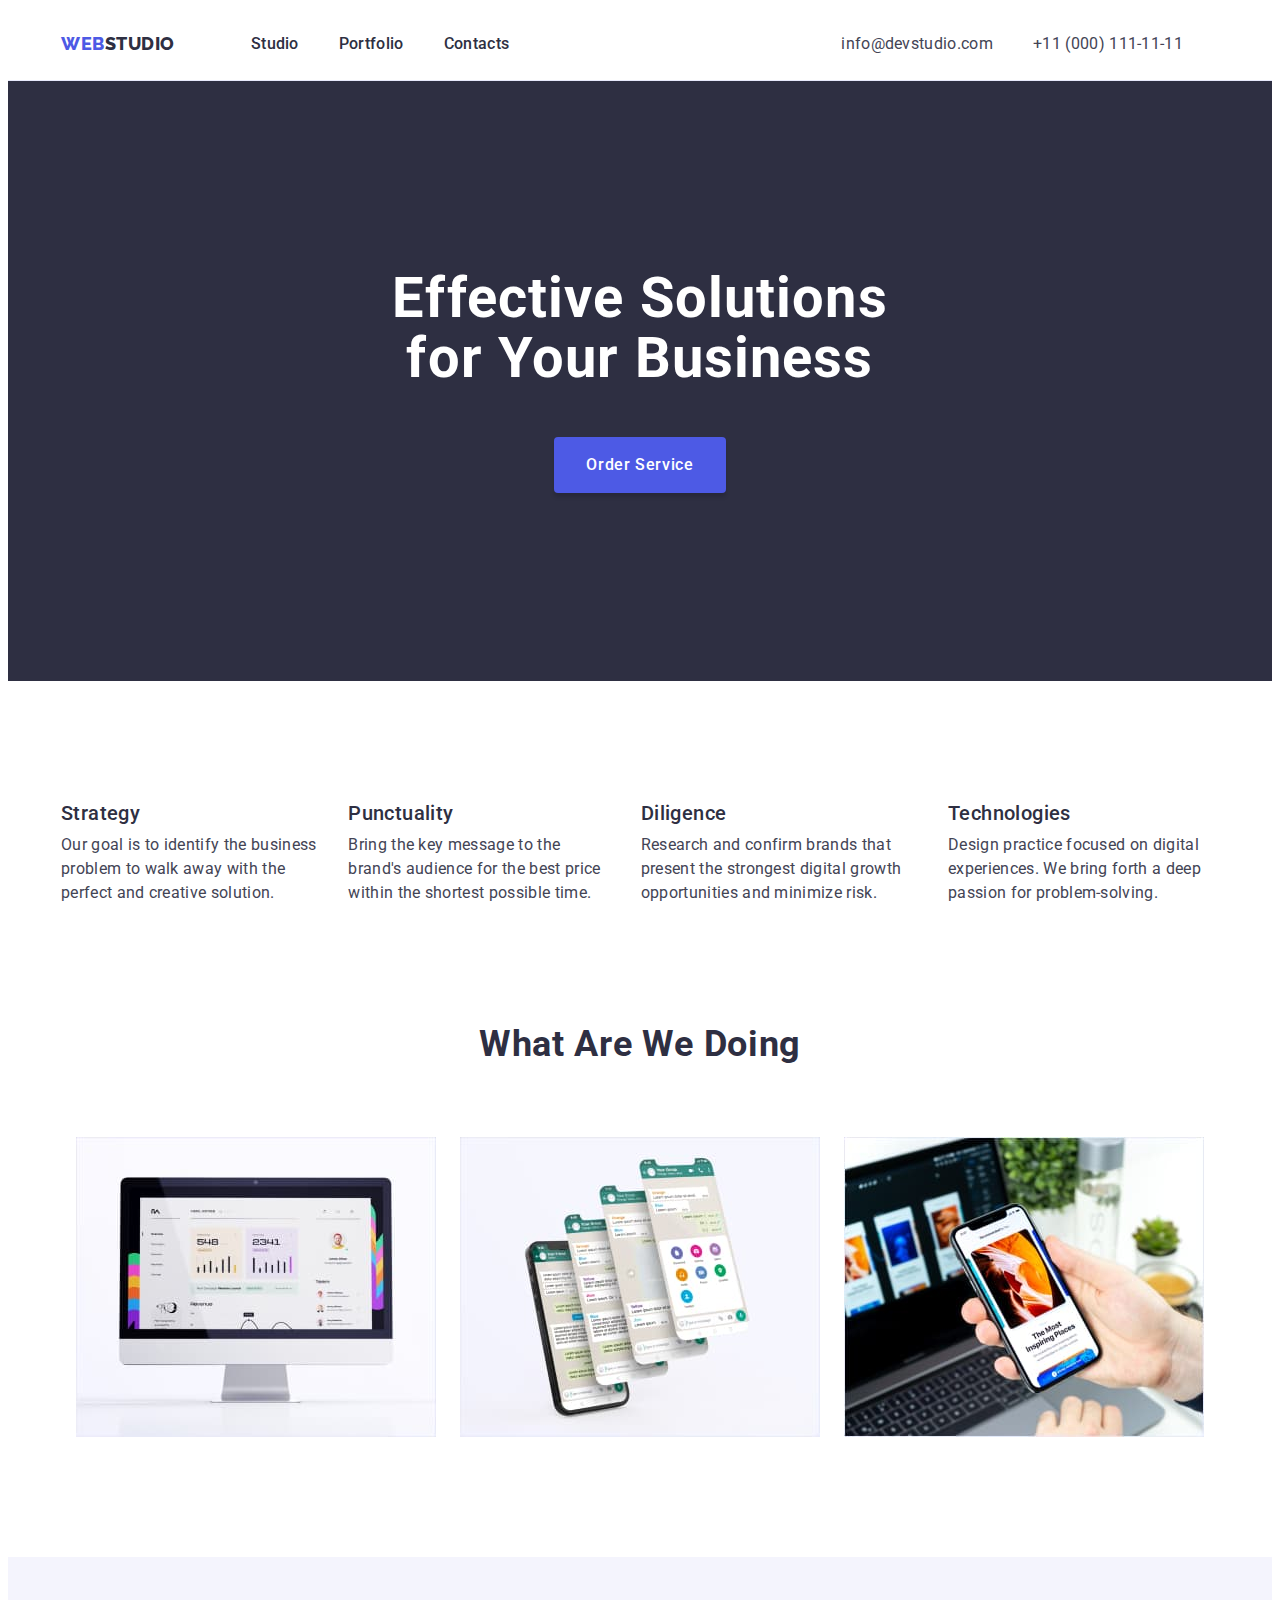
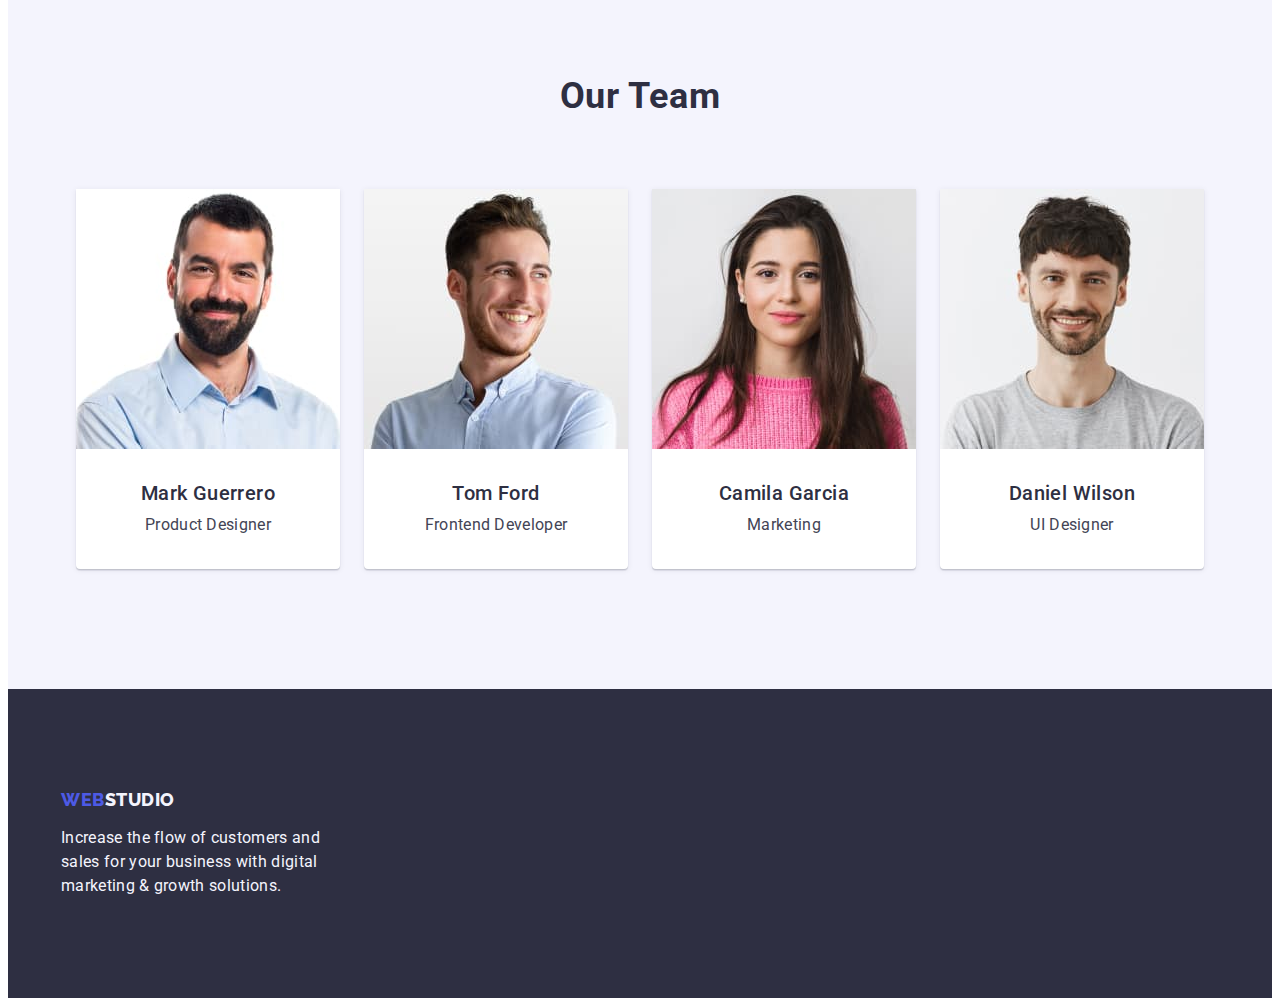
<file: index.html>
<!DOCTYPE html>
<html lang="en">
  <head>
    <meta charset="UTF-8" />
    <meta http-equiv="X-UA-Compatible" content="IE=edge" />
    <meta name="viewport" content="width=device-width, initial-scale=1.0" />
    <title>Студія</title>

    <link
      rel="stylesheet"
      href="https://cdnjs.cloudflare.com/ajax/libs/modern-normalize/2.0.0/modern-normalize.min.css"
      integrity="sha512-4xo8blKMVCiXpTaLzQSLSw3KFOVPWhm/TRtuPVc4WG6kUgjH6J03IBuG7JZPkcWMxJ5huwaBpOpnwYElP/m6wg=="
      crossorigin="anonymous"
      referrerpolicy="no-referrer"
    />
    <link rel="stylesheet" href="./css/styles.css" />
    <link rel="preconnect" href="https://fonts.googleapis.com" />
    <link rel="preconnect" href="https://fonts.gstatic.com" crossorigin />
    <link
      href="https://fonts.googleapis.com/css2?family=Raleway:wght@800&family=Roboto:wght@400;500;700;900&display=swap"
      rel="stylesheet"
    />
  </head>
  <body>
    <!-- Header -->
    <header class="header">
      <div class="head container">
        <nav class="navigation">
          <!-- LOGO -->
          <a href="./index.html" class="link logo"
            >Web<span class="link logo-part">Studio</span></a
          >
          <!-- Navigation links -->
          <ul class="list list-nav">
            <li><a href="./index.html" class="link nav-site">Studio</a></li>
            <li>
              <a href="./portfolio.html" class="link nav-site">Portfolio</a>
            </li>
            <li><a href="" class="link nav-site">Contacts</a></li>
          </ul>
        </nav>
        <!-- Contacts mail and phone -->
        <address class="contacts">
          <ul class="list list-contacts">
            <li>
              <a href="mailto:info@devstudio.com" class="link contact"
                >info@devstudio.com</a
              >
            </li>
            <li>
              <a href="tel:+110001111111" class="link contact"
                >+11 (000) 111-11-11</a
              >
            </li>
          </ul>
        </address>
      </div>
    </header>
    <main>
      <!-- HERO -->
      <section class="hero section">
        <div class="container hero-container">
          <h1 class="hero-titel">Effective Solutions for Your Business</h1>
          <button type="button" class="hero-btn">Order Service</button>
        </div>
      </section>
      <section class="section second-section">
        <div class="container">
          <!-- Features -->
          <h2 class="visually-hidden">Features</h2>
          <ul class="list list-features">
            <li class="features">
              <h3 class="title-features">Strategy</h3>
              <p class="features-descr">
                Our goal is to identify the business problem to walk away with
                the perfect and creative solution.
              </p>
            </li>
            <li class="features">
              <h3 class="title-features">Punctuality</h3>
              <p class="features-descr">
                Bring the key message to the brand's audience for the best price
                within the shortest possible time.
              </p>
            </li>
            <li class="features">
              <h3 class="title-features">Diligence</h3>
              <p class="features-descr">
                Research and confirm brands that present the strongest digital
                growth opportunities and minimize risk.
              </p>
            </li>
            <li class="features">
              <h3 class="title-features">Technologies</h3>
              <p class="features-descr">
                Design practice focused on digital experiences. We bring forth a
                deep passion for problem-solving.
              </p>
            </li>
          </ul>
        </div>
      </section>
      <section class="section third-section">
        <div class="container">
          <!-- What are we doing -->
          <h2 class="titel-section">What are we doing</h2>
          <ul class="list do-examples">
            <li class="exampel">
              <img
                src="./images/img1.jpg"
                alt="computer with open designed app"
                width="360"
              />
            </li>
            <li class="exampel">
              <img
                src="./images/img2.jpg"
                alt="opened app on the phon and layers of it"
                width="360"
              />
            </li>
            <li class="exampel">
              <img
                src="./images/img3.jpg"
                alt="mobile with open designed app"
                width="360"
              />
            </li>
          </ul>
        </div>
      </section>
      <section class="our-team section">
        <div class="container">
          <!-- Our Team -->
          <h2 class="titel-section">Our Team</h2>
          <ul class="list team">
            <li class="team-members">
              <img
                src="./images/img4.jpg"
                alt="photo of Product Designer"
                width="264"
              />
              <div class="container-card">
                <h3 class="name-employee">Mark Guerrero</h3>
                <p class="employee-desc">Product Designer</p>
              </div>
            </li>
            <li class="team-members">
              <img
                src="./images/img5.jpg"
                alt="photo of Frontend Developer"
                width="264"
              />
              <div class="container-card">
                <h3 class="name-employee">Tom Ford</h3>
                <p class="employee-desc">Frontend Developer</p>
              </div>
            </li>
            <li class="team-members">
              <img
                src="./images/img6.jpg"
                alt="photo of employee of Marketing"
                width="264"
              />
              <div class="container-card">
                <h3 class="name-employee">Camila Garcia</h3>
                <p class="employee-desc">Marketing</p>
              </div>
            </li>
            <li class="team-members">
              <img
                src="./images/img7.jpg"
                alt="foto of UI Designer"
                width="264"
              />
              <div class="container-card">
                <h3 class="name-employee">Daniel Wilson</h3>
                <p class="employee-desc">UI Designer</p>
              </div>
            </li>
          </ul>
        </div>
      </section>
    </main>
    <!-- footer -->
    <footer class="footer">
      <div class="container">
        <a href="./index.html" class="logo-footer link"
          >Web<span class="link logo-footer-part">Studio</span></a
        >
        <p class="footer-slogan">
          Increase the flow of customers and sales for your business with
          digital marketing & growth solutions.
        </p>
      </div>
    </footer>
  </body>
</html>
</file>
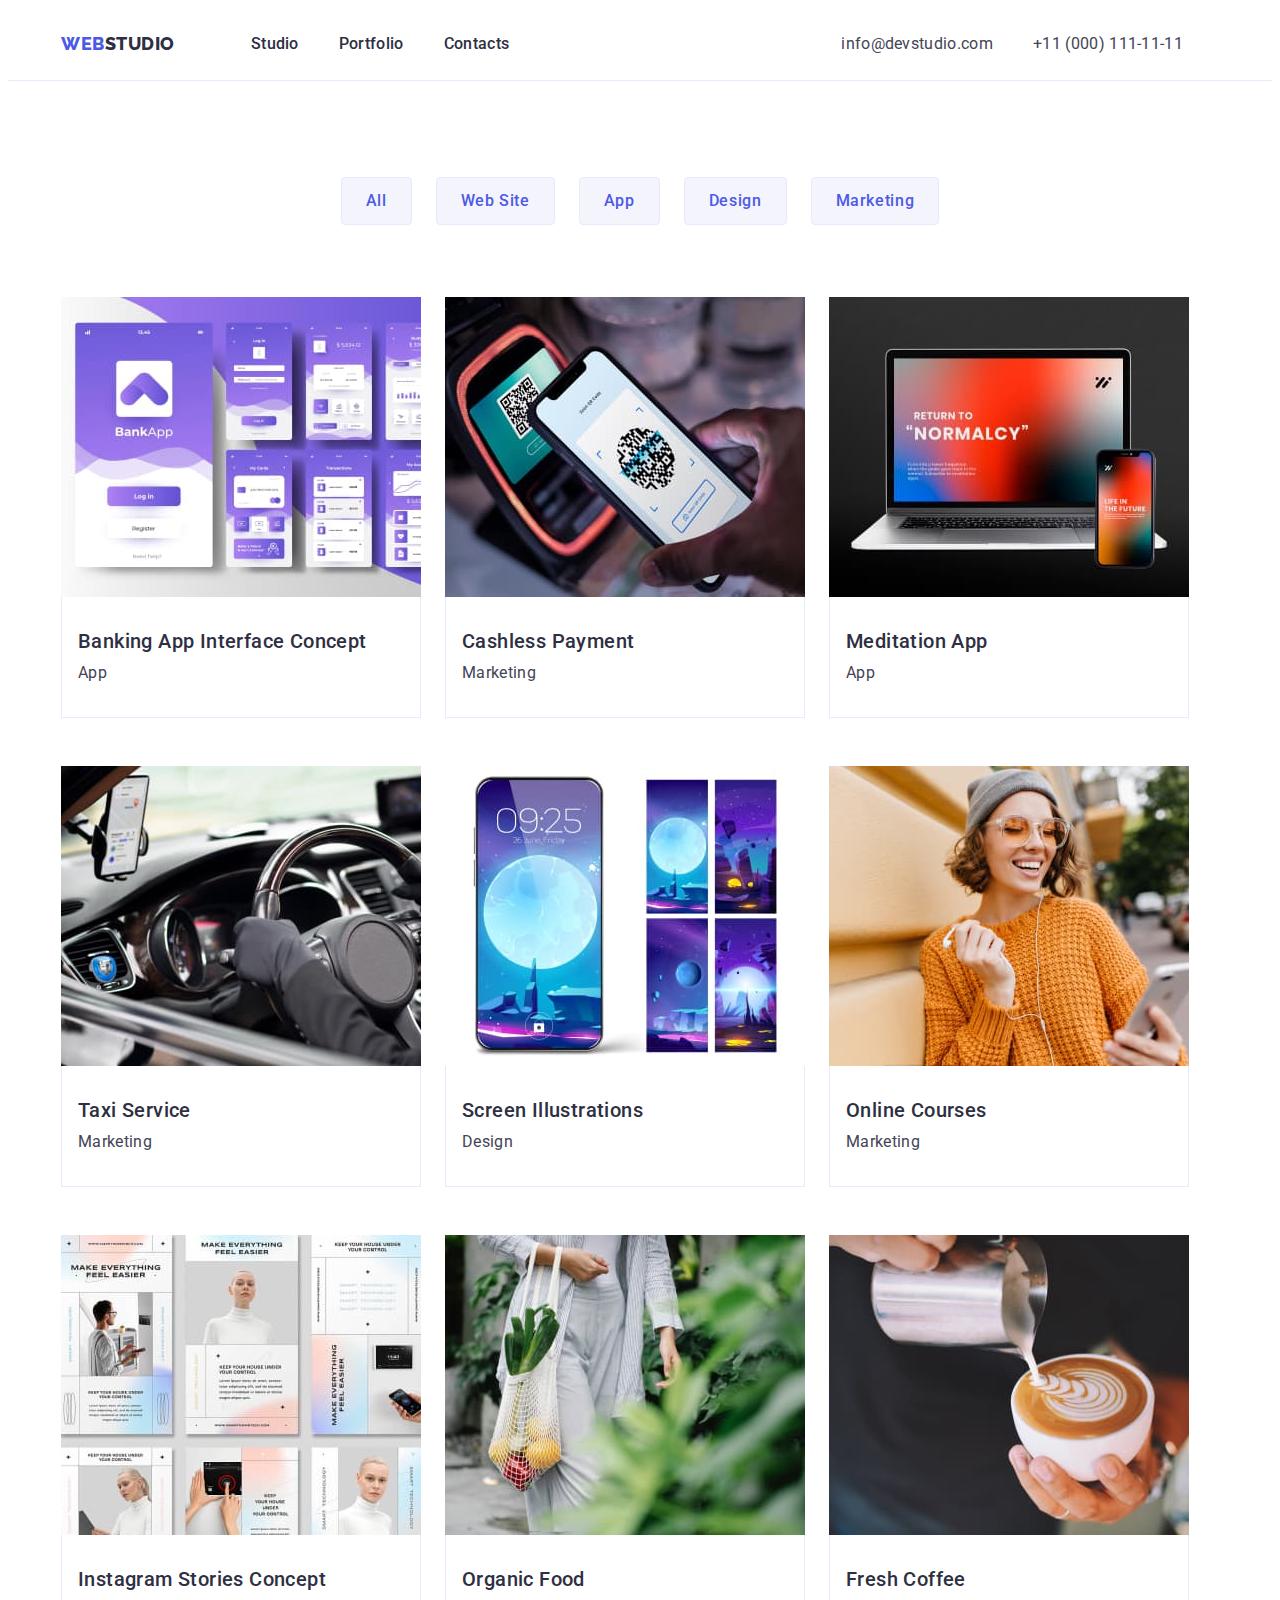
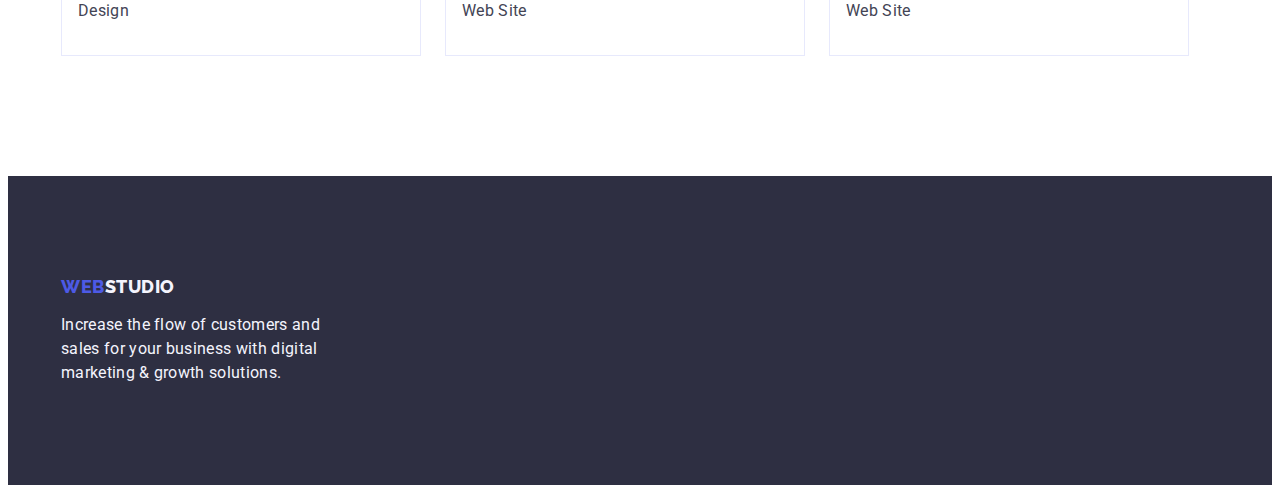
<file: portfolio.html>
<!DOCTYPE html>
<html lang="en">
  <head>
    <meta charset="UTF-8" />
    <meta http-equiv="X-UA-Compatible" content="IE=edge" />
    <meta name="viewport" content="width=device-width, initial-scale=1.0" />
    <title>Портфоліо</title>
    <link
      rel="stylesheet"
      href="https://cdnjs.cloudflare.com/ajax/libs/modern-normalize/2.0.0/modern-normalize.min.css"
      integrity="sha512-4xo8blKMVCiXpTaLzQSLSw3KFOVPWhm/TRtuPVc4WG6kUgjH6J03IBuG7JZPkcWMxJ5huwaBpOpnwYElP/m6wg=="
      crossorigin="anonymous"
      referrerpolicy="no-referrer"
    />
    <link rel="stylesheet" href="./css/styles.css" />
    <link rel="preconnect" href="https://fonts.googleapis.com" />
    <link rel="preconnect" href="https://fonts.gstatic.com" crossorigin />
    <link
      href="https://fonts.googleapis.com/css2?family=Raleway:wght@800&family=Roboto:wght@400;500;700;900&display=swap"
      rel="stylesheet"
    />
  </head>
  <body>
    <!-- Header -->
    <header class="header">
      <div class="head container">
        <nav class="navigation">
          <!-- LOGO -->
          <a href="./index.html" class="link logo"
            >Web<span class="link logo-part">Studio</span></a
          >
          <!-- Navigation links -->
          <ul class="list list-nav">
            <li>
              <a href="./index.html" class="link nav-site">Studio</a>
            </li>
            <li>
              <a href="./portfolio.html" class="link nav-site">Portfolio</a>
            </li>
            <li><a href="" class="link nav-site">Contacts</a></li>
          </ul>
        </nav>
        <!-- Contacts mail and phone -->
        <address class="contacts">
          <ul class="list list-contacts">
            <li>
              <a href="mailto:info@devstudio.com" class="link contact"
                >info@devstudio.com</a
              >
            </li>
            <li>
              <a href="tel:+110001111111" class="link contact"
                >+11 (000) 111-11-11</a
              >
            </li>
          </ul>
        </address>
      </div>
    </header>
    <main>
      <!-- Main section -->
      <section class="section portfolio-section">
        <div class="container">
          <h1 class="visually-hidden">Portfolio</h1>
          <ul class="list filter-btn">
            <!-- Filters -->
            <li><button type="button" class="btn-portfolio">All</button></li>
            <li>
              <button type="button" class="btn-portfolio">Web Site</button>
            </li>
            <li><button type="button" class="btn-portfolio">App</button></li>
            <li><button type="button" class="btn-portfolio">Design</button></li>
            <li>
              <button type="button" class="btn-portfolio">Marketing</button>
            </li>
          </ul>
          <!-- Images and description of portfolio -->
          <ul class="list portfolio-links">
            <li class="portfolio-link">
              <!-- Banking App Interface Concept -->
              <a href="" class="link">
                <img
                  src="./images/img8.jpg"
                  alt="Banking App Interface Concept"
                  width="360"
                />
                <div class="card-portfolio">
                  <h2 class="portfolio-item">Banking App Interface Concept</h2>
                  <p class="portfolio-descr">App</p>
                </div></a
              >
            </li>
            <li class="portfolio-link">
              <!-- Cashless Payment -->
              <a href="" class="link">
                <img
                  src="./images/img9.jpg"
                  alt="Cashless Payment"
                  width="360"
                />
                <div class="card-portfolio">
                  <h2 class="portfolio-item">Cashless Payment</h2>
                  <p class="portfolio-descr">Marketing</p>
                </div></a
              >
            </li>
            <li class="portfolio-link">
              <!-- Meditation App -->
              <a href="" class="link">
                <img
                  src="./images/img10.jpg"
                  alt="Meditation App"
                  width="360"
                />
                <div class="card-portfolio">
                  <h2 class="portfolio-item">Meditation App</h2>
                  <p class="portfolio-descr">App</p>
                </div></a
              >
            </li>
            <li class="portfolio-link">
              <!-- Taxi Service -->
              <a href="" class="link"
                ><img src="./images/img11.jpg" alt="Taxi Service" width="360" />
                <div class="card-portfolio">
                  <h2 class="portfolio-item">Taxi Service</h2>
                  <p class="portfolio-descr">Marketing</p>
                </div></a
              >
            </li>
            <li class="portfolio-link">
              <!-- Screen Illustrations -->
              <a href="" class="link">
                <img
                  src="./images/img12.jpg"
                  alt="Screen Illustrations"
                  width="360"
                />
                <div class="card-portfolio">
                  <h2 class="portfolio-item">Screen Illustrations</h2>
                  <p class="portfolio-descr">Design</p>
                </div></a
              >
            </li>
            <li class="portfolio-link">
              <!-- Online Courses -->
              <a href="" class="link"
                ><img
                  src="./images/img13.jpg"
                  alt="Online Courses"
                  width="360"
                />
                <div class="card-portfolio">
                  <h2 class="portfolio-item">Online Courses</h2>
                  <p class="portfolio-descr">Marketing</p>
                </div></a
              >
            </li>
            <li class="portfolio-link">
              <!-- Instagram Stories Concept -->
              <a href="" class="link"
                ><img
                  src="./images/img14.jpg"
                  alt="Instagram Stories Concept"
                  width="360"
                />
                <div class="card-portfolio">
                  <h2 class="portfolio-item">Instagram Stories Concept</h2>
                  <p class="portfolio-descr">Design</p>
                </div></a
              >
            </li>
            <li class="portfolio-link">
              <!-- Organic Food -->
              <a href="" class="link"
                ><img src="./images/img15.jpg" alt="Organic Food" width="360" />
                <div class="card-portfolio">
                  <h2 class="portfolio-item">Organic Food</h2>
                  <p class="portfolio-descr">Web Site</p>
                </div></a
              >
            </li>
            <li class="portfolio-link">
              <!-- Fresh Coffee -->
              <a href="" class="link"
                ><img src="./images/img16.jpg" alt="Fresh Coffee" width="360" />
                <div class="card-portfolio">
                  <h2 class="portfolio-item">Fresh Coffee</h2>
                  <p class="portfolio-descr">Web Site</p>
                </div></a
              >
            </li>
          </ul>
        </div>
      </section>
    </main>
    <!-- Footer -->
    <footer class="footer">
      <div class="container footer-conteiner">
        <a href="./index.html" class="link logo-footer"
          >Web<span class="link logo-footer-part">Studio</span></a
        >
        <p class="footer-slogan">
          Increase the flow of customers and sales for your business with
          digital marketing & growth solutions.
        </p>
      </div>
    </footer>
  </body>
</html>
</file>
<file: css/styles.css>
:root {
    --backdround-color: #ffffff;
    --accent-color: #404bbf;
    --primary-font: 'Roboto', sans-serif;
    --secondary-font: 'Raleway', sans-serif;
    --primary-color-text: #434455;
    --secondary-color-text: #2E2F42;
}

body {
    font-family: 'Roboto', sans-serif;
    color: #434455;
    background-color: var(--backdround-color);

}



.visually-hidden {
    position: absolute;
    width: 1px;
    height: 1px;
    margin: -1px;
    border: 0;
    padding: 0;
    white-space: nowrap;
    clip-path: inset(100%);
    clip: rect(0 0 0 0);
    overflow: hidden;
}

.link {
    text-decoration: none;
}


.list {
    list-style: none;
    padding: 0;
    margin: 0;

}

.container {
    max-width: 1158px;
    margin: 0 auto;
    padding: 0 15px 0 15px;
}

/* LOGO */
.logo {
    font-family: 'Raleway', sans-serif;

    font-weight: 800;
    font-size: 18px;
    line-height: 1.17;
    display: flex;
    align-items: center;
    letter-spacing: 0.03em;
    text-transform: uppercase;
    color: #4D5AE5;
    margin-right: 76px;

}

.logo-part {
    font-family: 'Raleway', sans-serif;
    font-weight: 800;
    font-size: 18px;
    line-height: 1.17;
    display: flex;
    align-items: center;
    letter-spacing: 0.03em;
    text-transform: uppercase;
    color: var(--secondary-color-text);
}


.nav-site {

    font-weight: 500;
    font-size: 16px;
    line-height: 1.5;
    letter-spacing: 0.02em;
    color: var(--secondary-color-text);
    padding: 24px 0;
}

.nav-site:hover,
.nav-site:focus {
    color: var(--accent-color);
}

.contacts {
    font-style: normal;
}

.contact {

    font-weight: 400;
    font-size: 16px;
    line-height: 1.5;
    letter-spacing: 0.02em;
    color: var(--primary-color-text);

}

.contact:hover,
.contact:focus {
    color: var(--accent-color);
}

/* Main section hero */
.hero {
    background-color: #2E2F42;
    padding: 188px 0;
}

.hero-titel {
    font-weight: 700;
    font-size: 56px;
    line-height: 1.07;
    letter-spacing: 0.02em;
    color: #FFFFFF;
    margin-bottom: 48px;
    max-width: 496px;
    text-align: center;
}

.hero-btn:hover,
.hero-btn:focus {
    background: var(--accent-color);
}

.hero-btn {
    font-family: "Roboto", sans-serif;
    background: #4D5AE5;
    border: none;
    box-shadow: 0px 4px 4px rgba(0, 0, 0, 0.15);
    border-radius: 4px;
    font-weight: 500;
    font-size: 16px;
    line-height: 1.5;
    display: block;
    align-items: center;
    letter-spacing: 0.04em;
    color: #FFFFFF;
    padding: 16px 32px;
    cursor: pointer;
    min-width: 169px;

}

/* Features  */
.title-features {
    font-weight: 500;
    font-size: 20px;
    line-height: 1.2;
    letter-spacing: 0.02em;
    color: var(--secondary-color-text);
    margin-bottom: 8px;

}

.features-descr {
    font-size: 16px;
    line-height: 1.5;
    letter-spacing: 0.02em;
    color: var(--primary-color-text);
}

.titel-section {
    font-weight: 700;
    font-size: 36px;
    line-height: 1.11;
    text-align: center;
    letter-spacing: 0.02em;
    text-transform: capitalize;
    color: var(--secondary-color-text);
    margin-bottom: 72px;
}

/* < !-- Our Team --> */
.our-team {
    background-color: #F4F4FD;
    padding: 120px 0;
}

.team-members {
    background: var(--backdround-color);
    box-shadow: 0px 1px 6px rgba(46, 47, 66, 0.08), 0px 1px 1px rgba(46, 47, 66, 0.16), 0px 2px 1px rgba(46, 47, 66, 0.08);
    border-radius: 0px 0px 4px 4px;
}

.name-employee {
    font-weight: 500;
    font-size: 20px;
    line-height: 1.2;
    letter-spacing: 0.02em;
    color: var(--secondary-color-text);
    text-align: center;
    margin-bottom: 8px;
}

.employee-desc {
    font-size: 16px;
    line-height: 1.5;
    letter-spacing: 0.02em;
    color: var(--primary-color-text);
    text-align: center;

}

/* footer */
.footer {
    background-color: #2E2F42;
    padding: 100px 0;
}

.logo-footer {
    font-family: 'Raleway', sans-serif;
    font-weight: 800;
    font-size: 18px;
    line-height: 1.17;
    align-items: center;
    display: inline-block;
    letter-spacing: 0.03em;
    text-transform: uppercase;
    color: #4D5AE5;
    margin-bottom: 16px;

}



.logo-footer-part {
    font-family: 'Raleway', sans-serif;
    font-weight: 800;
    font-size: 18px;
    line-height: 1.17;
    display: inline-block;
    align-items: center;
    letter-spacing: 0.03em;
    text-transform: uppercase;
    color: #F4F4FD;
}

.footer-slogan {
    font-size: 16px;
    line-height: 1.5;
    letter-spacing: 0.02em;
    color: #F4F4FD;
    width: 264px;
}

/* PORTFOLIO */
.btn-portfolio:hover,
.btn-portfolio:focus {
    color: #FFFFFF;
    background-color: #404BBF;
    border: 1px solid transparent;
}

.btn-portfolio {
    font-family: "Roboto", sans-serif;
    height: 48px;
    background: #F4F4FD;
    border: 1px solid #E7E9FC;
    border-radius: 4px;
    cursor: pointer;
    font-weight: 500;
    font-size: 16px;
    line-height: 1.5;
    display: flex;
    align-items: center;
    text-align: center;
    letter-spacing: 0.04em;
    color: #4D5AE5;
    cursor: pointer;
    box-sizing: border-box;
    padding: 12px 24px;
}

.portfolio-item {
    font-weight: 500;
    font-size: 20px;
    line-height: 1.2;
    letter-spacing: 0.02em;
    color: var(--secondary-color-text);

    margin-bottom: 8px;
}


.portfolio-descr {
    font-size: 16px;
    line-height: 1.5;
    letter-spacing: 0.02em;
    color: var(--primary-color-text);

}



.header {
    border-bottom: 1px solid #E7E9FC;


}

.head {
    display: flex;
    height: 72px;
}

.navigation {
    display: flex;
    align-items: center;
}

.list-nav {
    display: flex;
    justify-content: center;
    flex-direction: row;
    align-items: flex-start;
    padding: 0px;
    gap: 40px;
    margin-right: 332px;
}

.list-contacts {
    display: flex;
    justify-content: center;
    padding: 0;
    gap: 40px;
    margin-top: 24px;
}

/* Main page section HERO */
.hero-container {
    display: flex;
    align-items: center;
    flex-direction: column;
}

/* Main page naxt section */
.second-section {
    padding: 120px 0;
}

.third-section {
    padding-bottom: 120px;
}

.list-features {
    display: flex;
    justify-content: center;
    gap: 24px;
    padding: 0;

}

h1,
h3,
h2,
p,
ul {
    margin: 0;
}

.features {
    flex-basis: calc((100%-72px)/4);
}

/* What we are doing */
.do-examples {
    display: flex;
    justify-content: center;
    gap: 24px;

}

.exampel {
    width: calc((100%-48px)/3);
}

/* Our Team */
.team {
    display: flex;
    justify-content: center;
    gap: 24px;
}

.team-members {
    width: calc((100%-72px)/4);
}

/* FOOTER */


/* PORTOFLIO */
.filter-btn {
    display: flex;
    flex-direction: row;
    justify-content: center;
    align-items: center;
    gap: 24px;
    margin-bottom: 72px;

}

.portfolio-section {
    padding-top: 96px;
    padding-bottom: 120px;
}

.portfolio-links {
    list-style: none;
    display: flex;
    flex-direction: row;
    flex-wrap: wrap;
    row-gap: 48px;
    column-gap: 24px;
    padding: 0;


}

.portfolio-links>.portfolio-link {
    flex-basis: calc(100%/3-48px);
}


img {
    display: block;
    max-width: 100%;
    height: auto;
}

.container-card {
    padding: 32px 16px;
}

.card-portfolio {
    padding: 32px 16px;
    border: 1px solid #e7e9fc;
    border-top: none;
}
</file>
